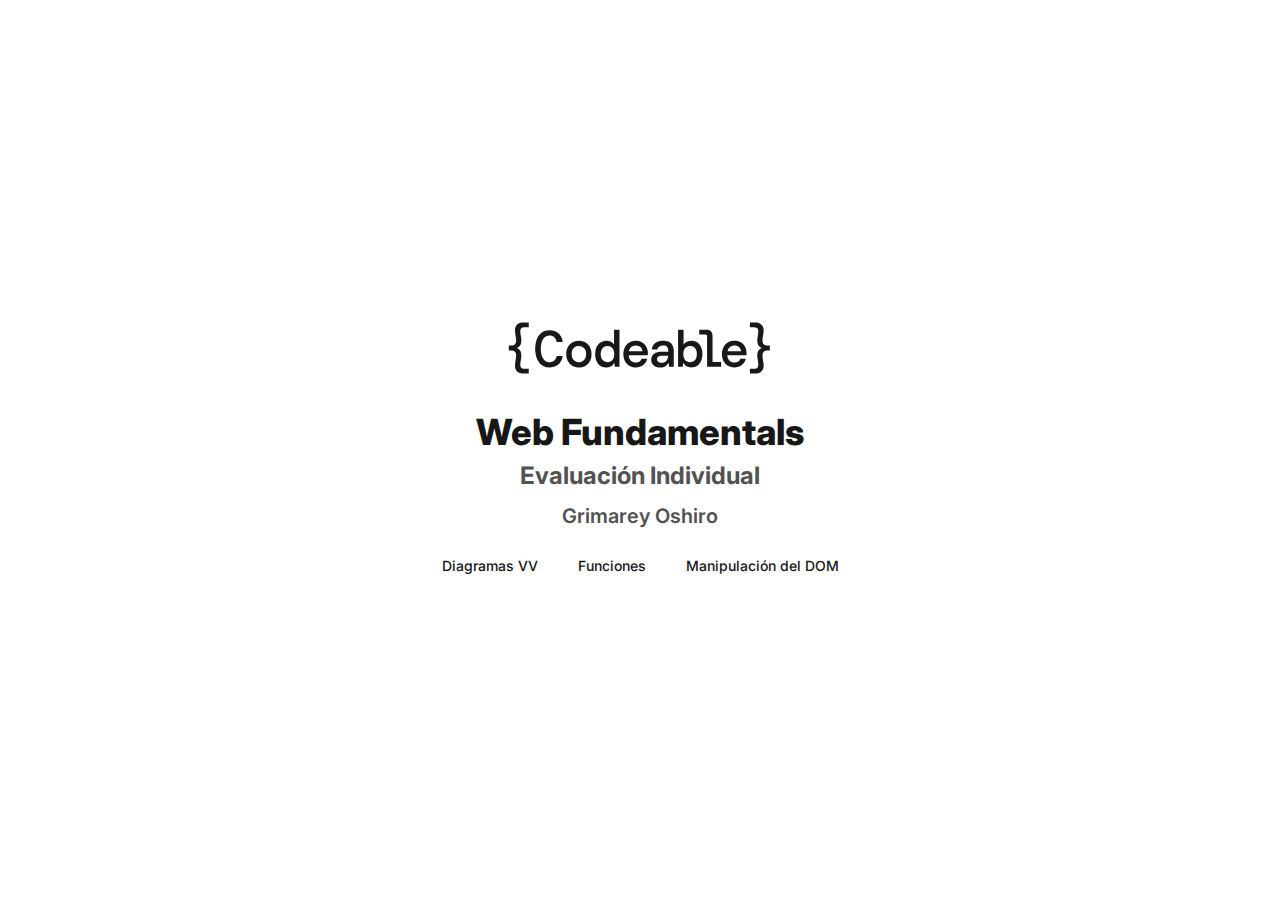
<file: {ca} Fundamentals Abril 2024 - EV Web Fundamentals/index.html>
<!DOCTYPE html>
<html lang="es">
  <head>
    <meta charset="UTF-8" />
    <meta name="viewport" content="width=device-width, initial-scale=1.0" />
    <title>Web Fundamentals Evaluation</title>
    <link rel="stylesheet" href="styles/index.css" />
  </head>
  <body>
    <main class="centered-content">
      <div class="container home">
        <img
          src="assets/images/codeable-logo.svg"
          alt="Codeable Logo"
          width="270"
          height="64"
          class="home__logo"
        />
        <h1 class="home__title">Web Fundamentals</h1>
        <h2 class="home__subtitle">Evaluación Individual</h2>
        <h3 class="home__name">Grimarey Oshiro</h3>
        <nav class="navigation">
          <ul>
            <li><a href="diagramas.html">Diagramas VV</a></li>
            <li><a href="funciones.html">Funciones</a></li>
            <li><a href="dom.html">Manipulación del DOM</a></li>
          </ul>
        </nav>
      </div>
    </main>
  </body>
</html>
</file>
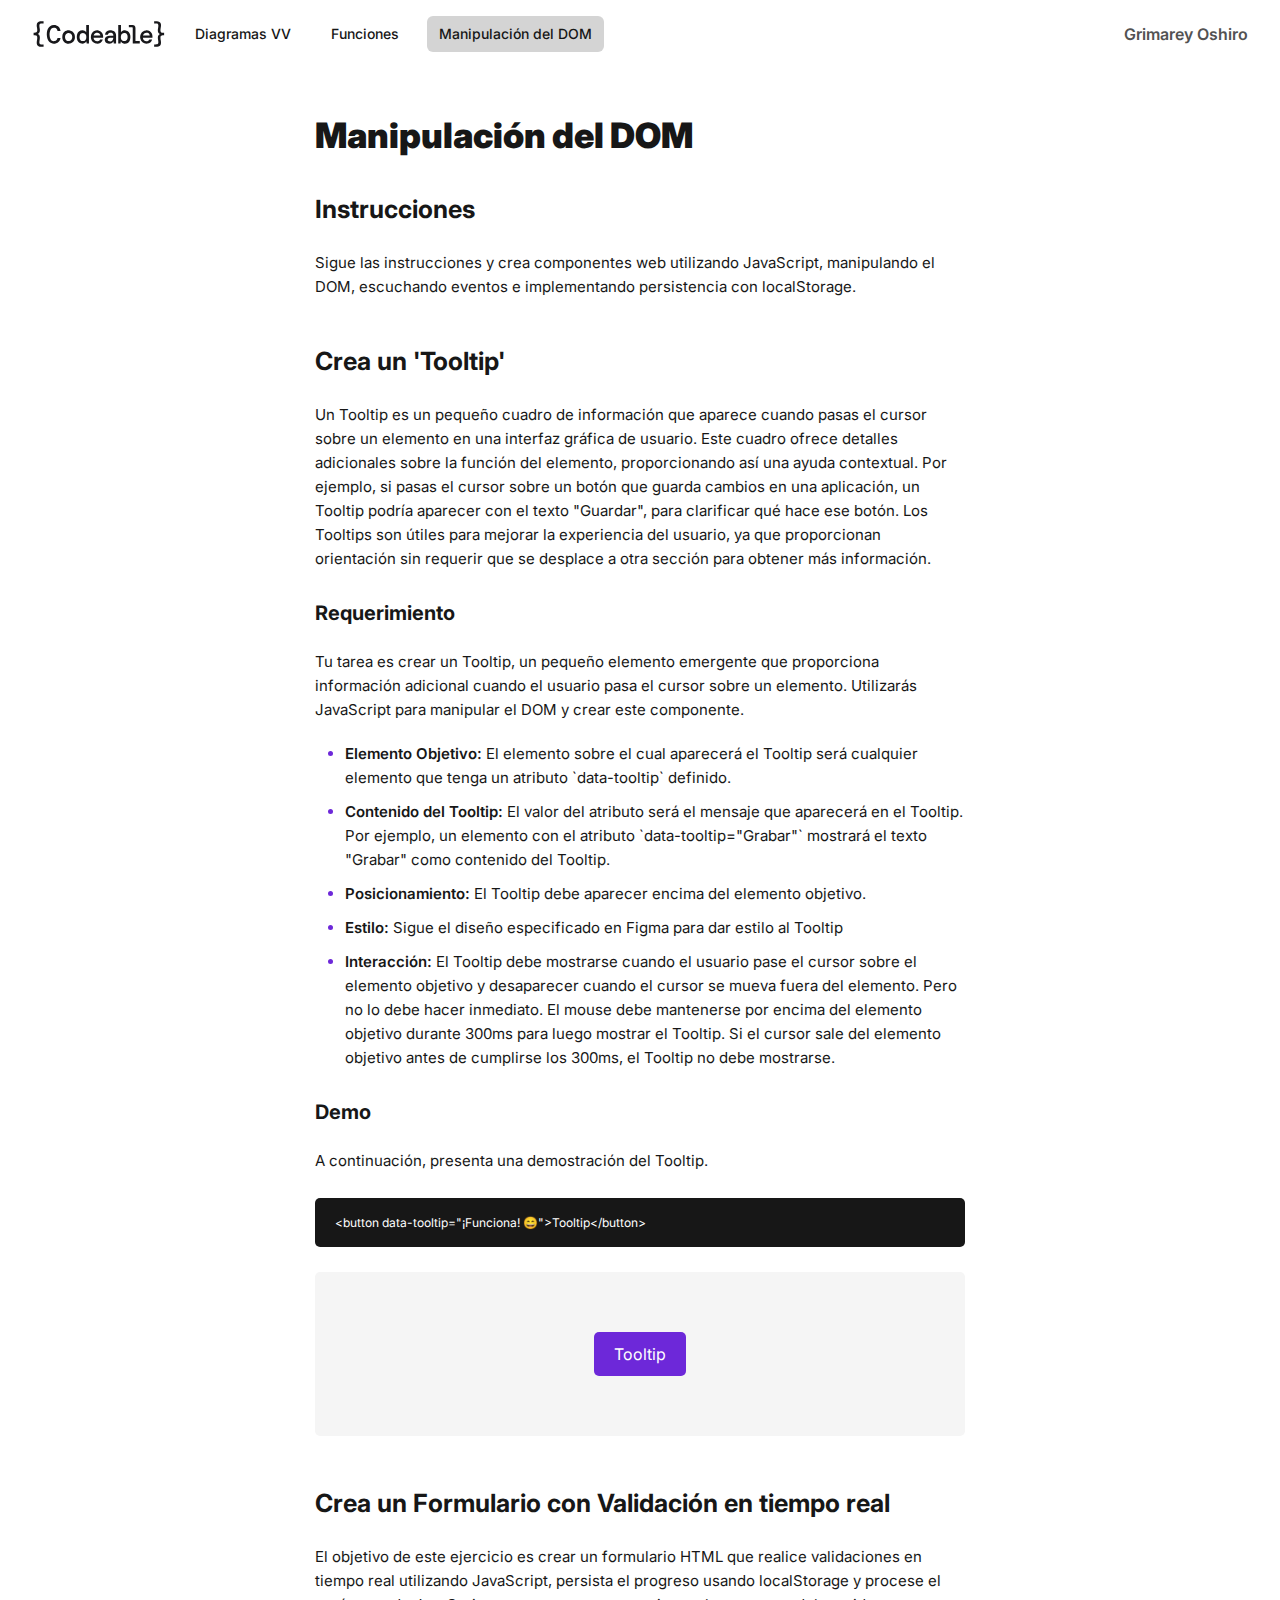
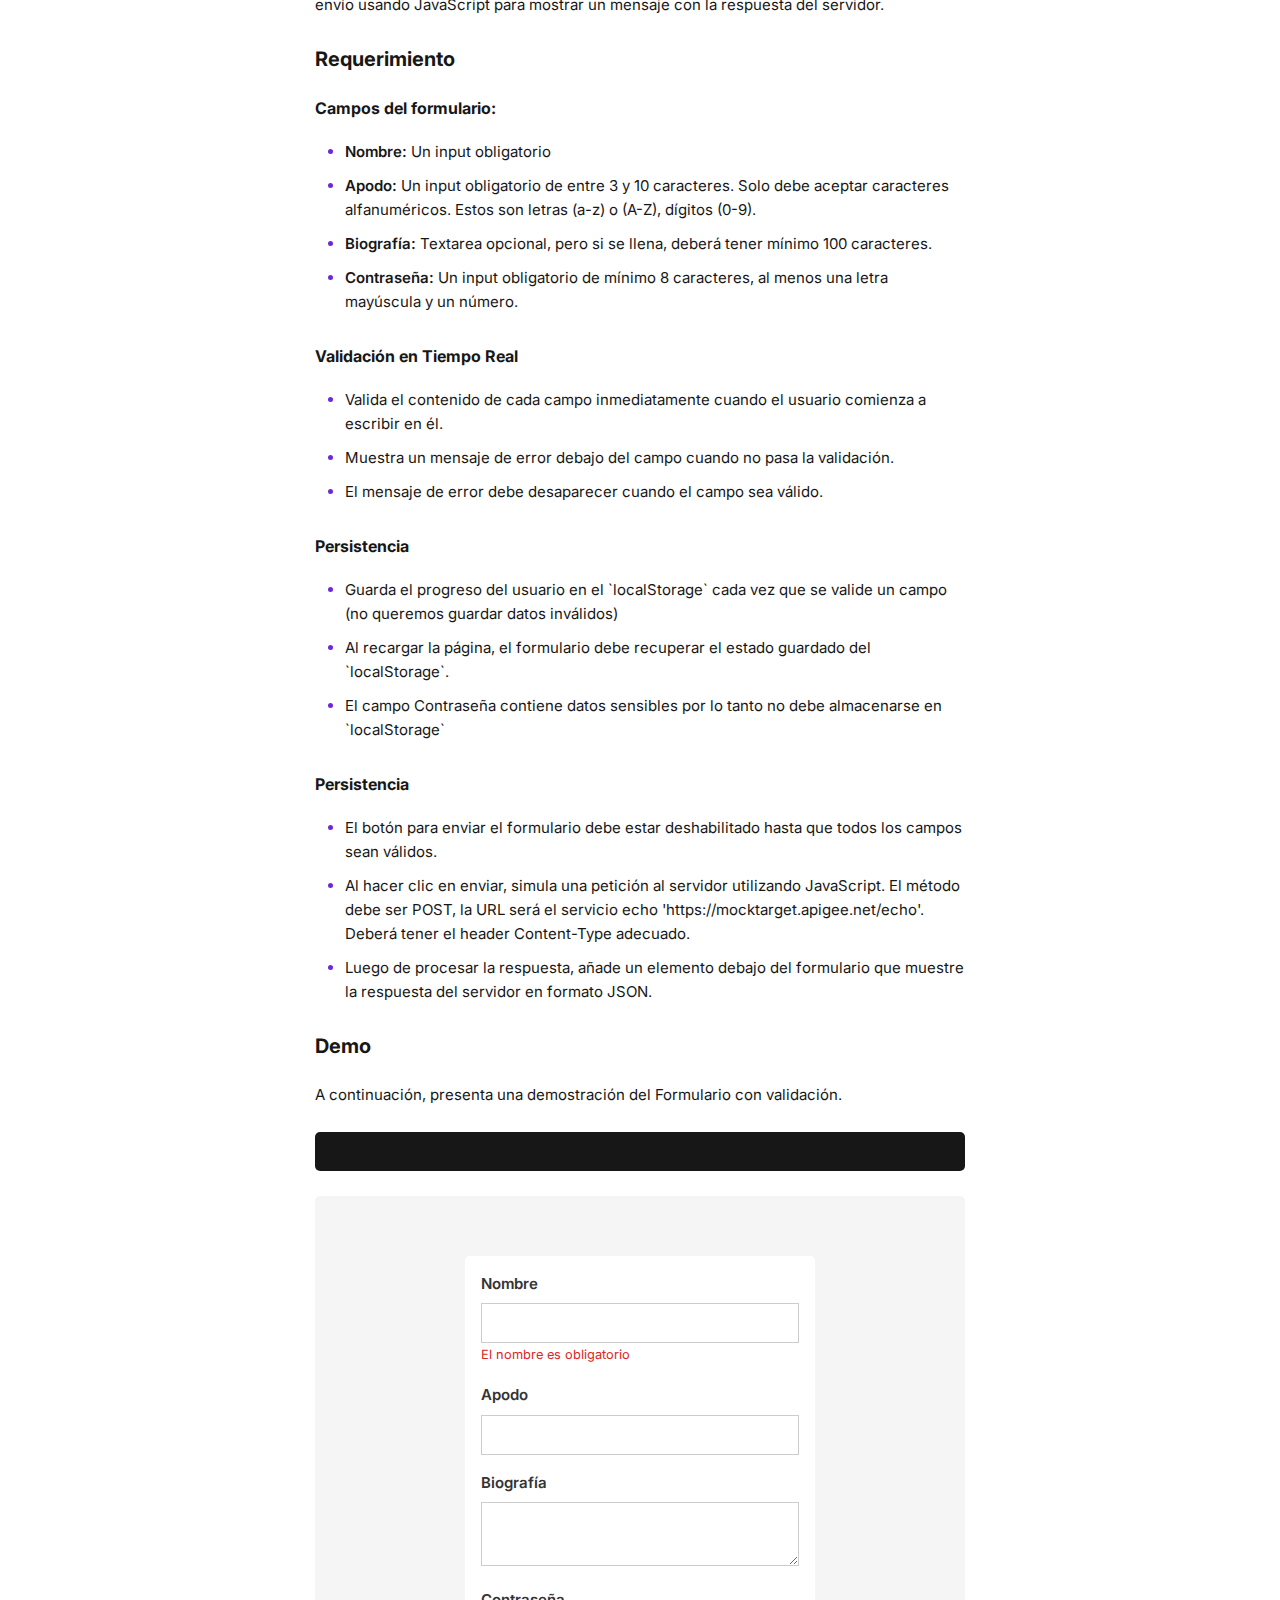
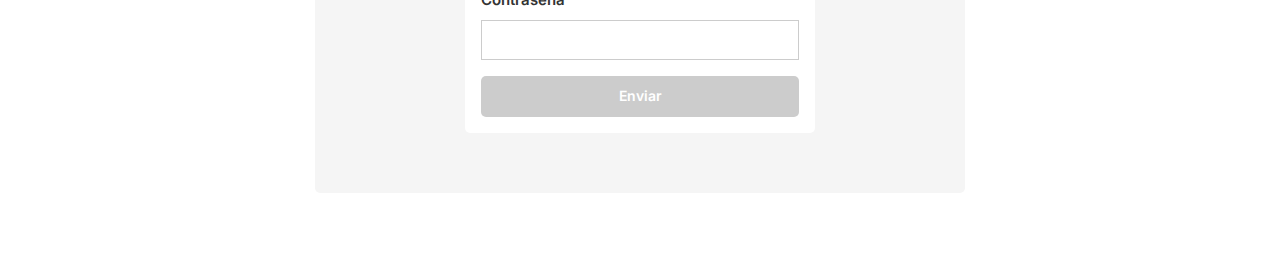
<file: {ca} Fundamentals Abril 2024 - EV Web Fundamentals/dom.html>
<!DOCTYPE html>
<html lang="es">

<head>
  <meta charset="UTF-8" />
  <meta name="viewport" content="width=device-width, initial-scale=1.0" />
  <title>Web Fundamentals Evaluation - Manipulación DOM</title>
  <link rel="stylesheet" href="styles/estilos.css" />
</head>

<body>
  <header class="header">
    <div class="container header__container">
      <a href="index.html">
        <img src="assets/images/codeable-logo-sm.svg" alt="codeable-logo" width="135" height="32"
          class="header__logo" />
      </a>
      <nav class="navigation">
        <ul>
          <li><a href="diagramas.html">Diagramas VV</a></li>
          <li><a href="funciones.html">Funciones</a></li>
          <li class="active"><a href="dom.html">Manipulación del DOM</a></li>
        </ul>
      </nav>
      <p class="header__name">Grimarey Oshiro</p>
    </div>
  </header>
  <main class="">
    <section class="contenedor">
      <div class="subcontenedor">
        <h1 class="titulo">Manipulación del DOM</h1>
        <h2 class="subtitulo">Instrucciones</h2>
        <p class="descripcion" style="padding-bottom: 20px;">Sigue las instrucciones y crea componentes web utilizando
          JavaScript, manipulando el DOM, escuchando eventos e implementando persistencia con localStorage.</p>
      </div>
      <div class="subcontenedor">
        <h2 class="subtitulo">Crea un 'Tooltip'</h2>
        <p class="descripcion">Un Tooltip es un pequeño cuadro de información que aparece cuando pasas el cursor sobre
          un elemento en una interfaz gráfica de usuario. Este cuadro ofrece detalles adicionales sobre la función del
          elemento, proporcionando así una ayuda contextual. Por ejemplo, si pasas el cursor sobre un botón que guarda
          cambios en una aplicación, un Tooltip podría aparecer con el texto "Guardar", para clarificar qué hace ese
          botón. Los Tooltips son útiles para mejorar la experiencia del usuario, ya que proporcionan orientación sin
          requerir que se desplace a otra sección para obtener más información.</p>
        <h3 class="temas" style="padding-top: 30px;">Requerimiento</h3>
        <p class="descripcion">Tu tarea es crear un Tooltip, un pequeño elemento emergente que proporciona información
          adicional cuando el usuario pasa el cursor sobre un elemento. Utilizarás JavaScript para manipular el DOM y
          crear este componente.</p>
        <ul class="lista">
          <li class="elemento"><span class="negrita">Elemento Objetivo:</span> El elemento sobre el cual aparecerá el
            Tooltip será cualquier elemento que tenga un atributo `data-tooltip` definido.</li>
          <li class="elemento"><span class="negrita">Contenido del Tooltip:</span> El valor del atributo será el mensaje
            que aparecerá en el Tooltip. Por ejemplo, un elemento con el atributo `data-tooltip="Grabar"` mostrará el
            texto "Grabar" como contenido del Tooltip.</li>
          <li class="elemento"><span class="negrita">Posicionamiento:</span> El Tooltip debe aparecer encima del
            elemento objetivo.</li>
          <li class="elemento"><span class="negrita">Estilo:</span> Sigue el diseño especificado en Figma para dar
            estilo al Tooltip</li>
          <li class="elemento"><span class="negrita">Interacción:</span> El Tooltip debe mostrarse cuando el usuario
            pase el cursor sobre el elemento objetivo y desaparecer cuando el cursor se mueva fuera del elemento. Pero
            no lo debe hacer inmediato. El mouse debe mantenerse por encima del elemento objetivo durante 300ms para
            luego mostrar el Tooltip. Si el cursor sale del elemento objetivo antes de cumplirse los 300ms, el Tooltip
            no debe mostrarse.</li>
        </ul>
        <h3 class="temas">Demo</h3>
        <p class="descripcion">A continuación, presenta una demostración del Tooltip.</p>
        <div class="estructura">
          <div>&lt;button data-tooltip="¡Funciona! 😄"&gt;Tooltip&lt;/button&gt;</div>
        </div>
        <div class="contenido_demo">
          <button data-tooltip="¡Funciona! 😄" class="tooltip-btn">Tooltip</button>
          <script src="tooltip.js"></script>
        </div>
      </div>
      <div class="subcontenedor">
        <h2 class="subtitulo">Crea un Formulario con Validación en tiempo real</h2>
        <p class="descripcion">El objetivo de este ejercicio es crear un formulario HTML que realice validaciones en
          tiempo real utilizando JavaScript, persista el progreso usando localStorage y procese el envío usando
          JavaScript para mostrar un mensaje con la respuesta del servidor.</p>
        <h3 class="temas" style="padding-top: 30px;">Requerimiento</h3>
        <h4 class="subtemas">Campos del formulario:</h4>
        <ul class="lista">
          <li class="elemento"><span class="negrita">Nombre:</span> Un input obligatorio</li>
          <li class="elemento"><span class="negrita">Apodo:</span> Un input obligatorio de entre 3 y 10 caracteres. Solo
            debe aceptar caracteres alfanuméricos. Estos son letras (a-z) o (A-Z), dígitos (0-9).</li>
          <li class="elemento"><span class="negrita">Biografía:</span> Textarea opcional, pero si se llena, deberá tener
            mínimo 100 caracteres.</li>
          <li class="elemento"><span class="negrita">Contraseña:</span> Un input obligatorio de mínimo 8 caracteres, al
            menos una letra mayúscula y un número.</li>
        </ul>
        <h4 class="subtemas">Validación en Tiempo Real</h4>
        <ul class="lista">
          <li class="elemento">Valida el contenido de cada campo inmediatamente cuando el usuario comienza a escribir en
            él.</li>
          <li class="elemento">Muestra un mensaje de error debajo del campo cuando no pasa la validación.</li>
          <li class="elemento">El mensaje de error debe desaparecer cuando el campo sea válido.</li>
        </ul>
        <h4 class="subtemas">Persistencia</h4>
        <ul class="lista">
          <li class="elemento">Guarda el progreso del usuario en el `localStorage` cada vez que se valide un campo (no
            queremos guardar datos inválidos)</li>
          <li class="elemento">Al recargar la página, el formulario debe recuperar el estado guardado del
            `localStorage`.</li>
          <li class="elemento">El campo Contraseña contiene datos sensibles por lo tanto no debe almacenarse en
            `localStorage`</li>
        </ul>
        <h4 class="subtemas">Persistencia</h4>
        <ul class="lista">
          <li class="elemento">El botón para enviar el formulario debe estar deshabilitado hasta que todos los campos
            sean válidos.</li>
          <li class="elemento">Al hacer clic en enviar, simula una petición al servidor utilizando JavaScript. El método
            debe ser POST, la URL será el servicio echo '​https://mocktarget.apigee.net/echo'. Deberá tener el header
            Content-Type adecuado.</li>
          <li class="elemento">Luego de procesar la respuesta, añade un elemento debajo del formulario que muestre la
            respuesta del servidor en formato JSON.</li>
        </ul>
        <h3 class="temas">Demo</h3>
        <p class="descripcion">A continuación, presenta una demostración del Formulario con validación.</p>
        <div class="estructura">
          <div><!-- código del formulario aquí --></div>
        </div>
        <div class="contenido_demo">
          <div class="contenedor_formulario">
            <form id="userForm" class="formulario">
              <div class="contenedor_campos">
                <label for="nombre">Nombre</label>
                <input type="text" class="campo" id="nombre" name="nombre" required>
                <span class="error" id="nombreError"></span>
              </div>
              <div class="contenedor_campos">
                <label for="apodo">Apodo</label>
                <input type="text" class="campo" id="apodo" name="apodo" required pattern="[a-zA-Z0-9]{3,10}">
                <span class="error" id="apodoError">Entre 3 y 10 caracteres alfanuméricos</span>
              </div>
              <div class="contenedor_campos">
                <label for="biografia">Biografía</label>
                <textarea class="campo" id="biografia" name="biografia"></textarea>
                <span class="error" id="biografiaError">Mínimo 100 caracteres</span>
              </div>
              <div class="contenedor_campos">
                <label for="contrasena">Contraseña</label>
                <input type="password" class="campo" id="contrasena" name="contrasena" required>
                <span class="error" id="contrasenaError">Mínimo 8 caracteres, al menos una letra mayúscula y un
                  número</span>
              </div>
              <button type="submit" class="boton_formulario" id="submitButton" disabled>Enviar</button>
            </form>
            <div id="serverResponse" class="respuesta">
              <pre><code id="responseCode"></code></pre>
            </div>
            <script src="formulario.js"></script>
          </div>
        </div>
    </section>
  </main>
</body>

</html>
</file>
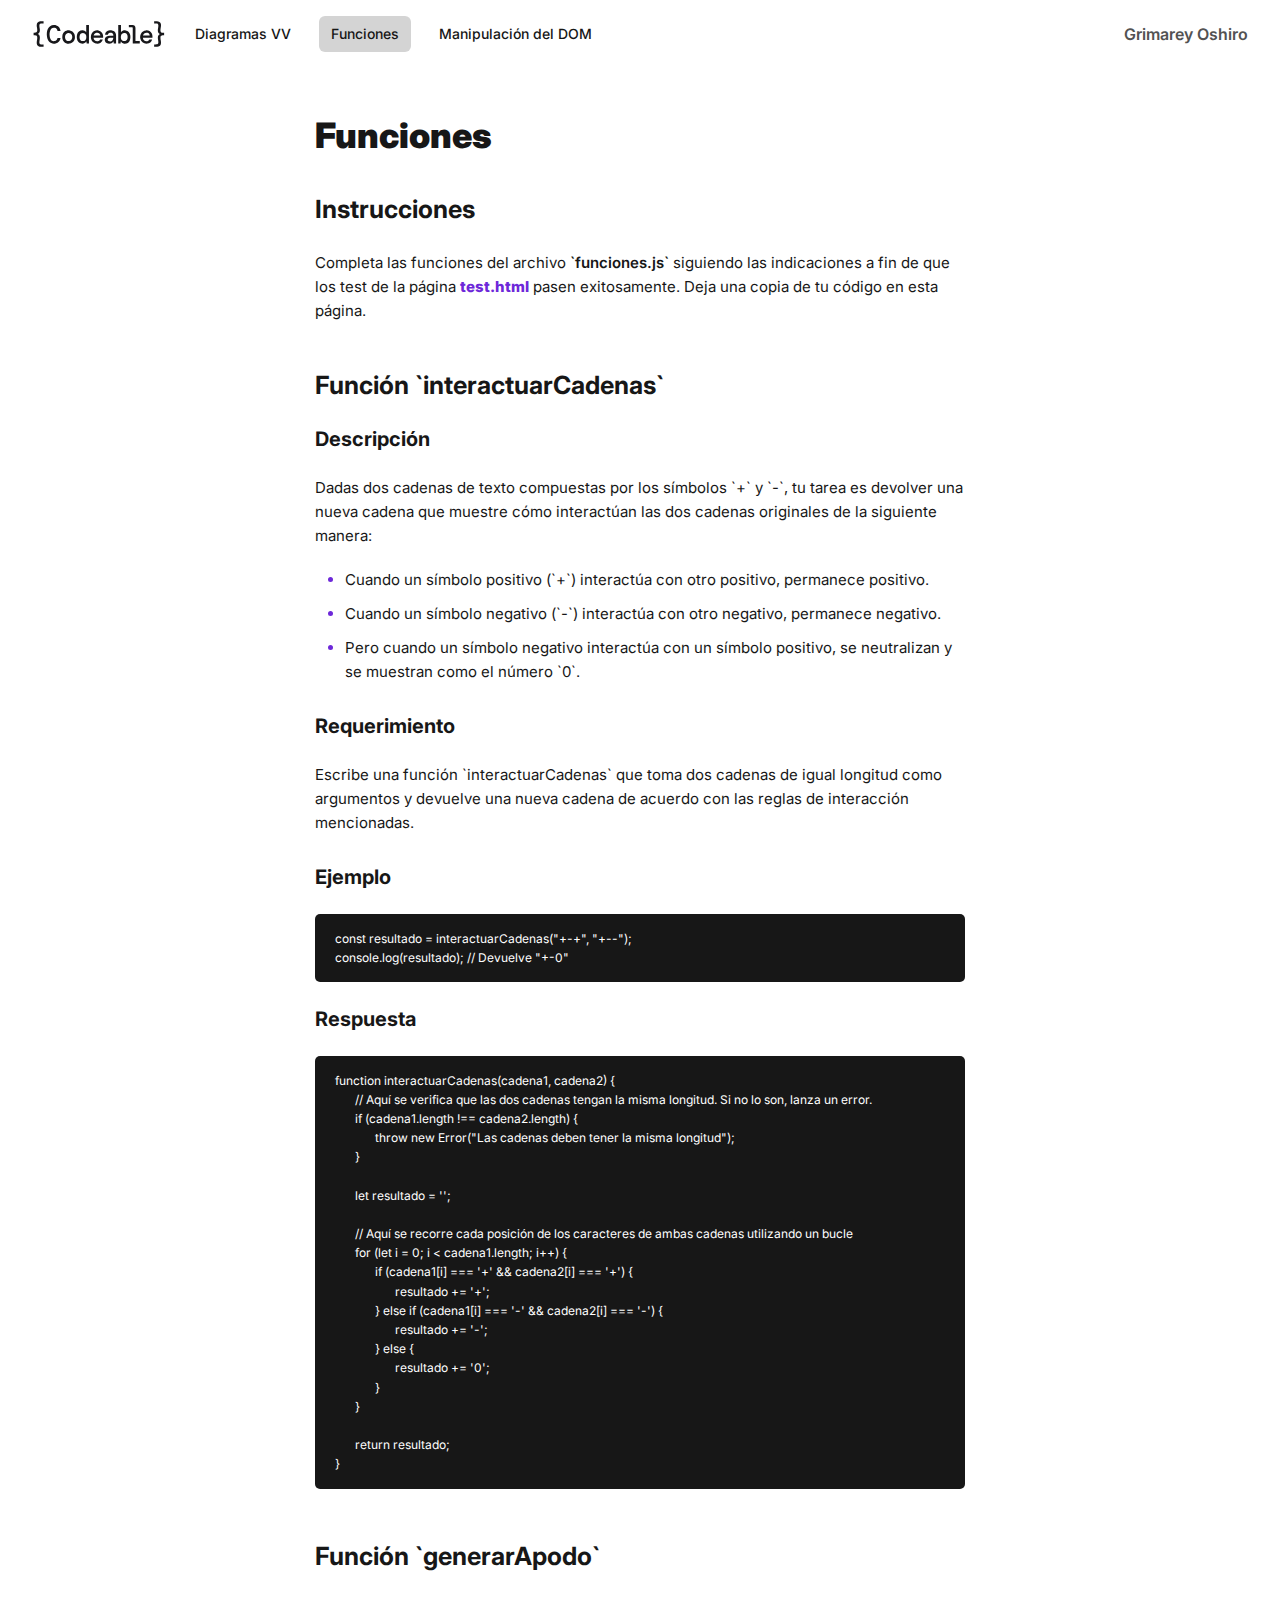
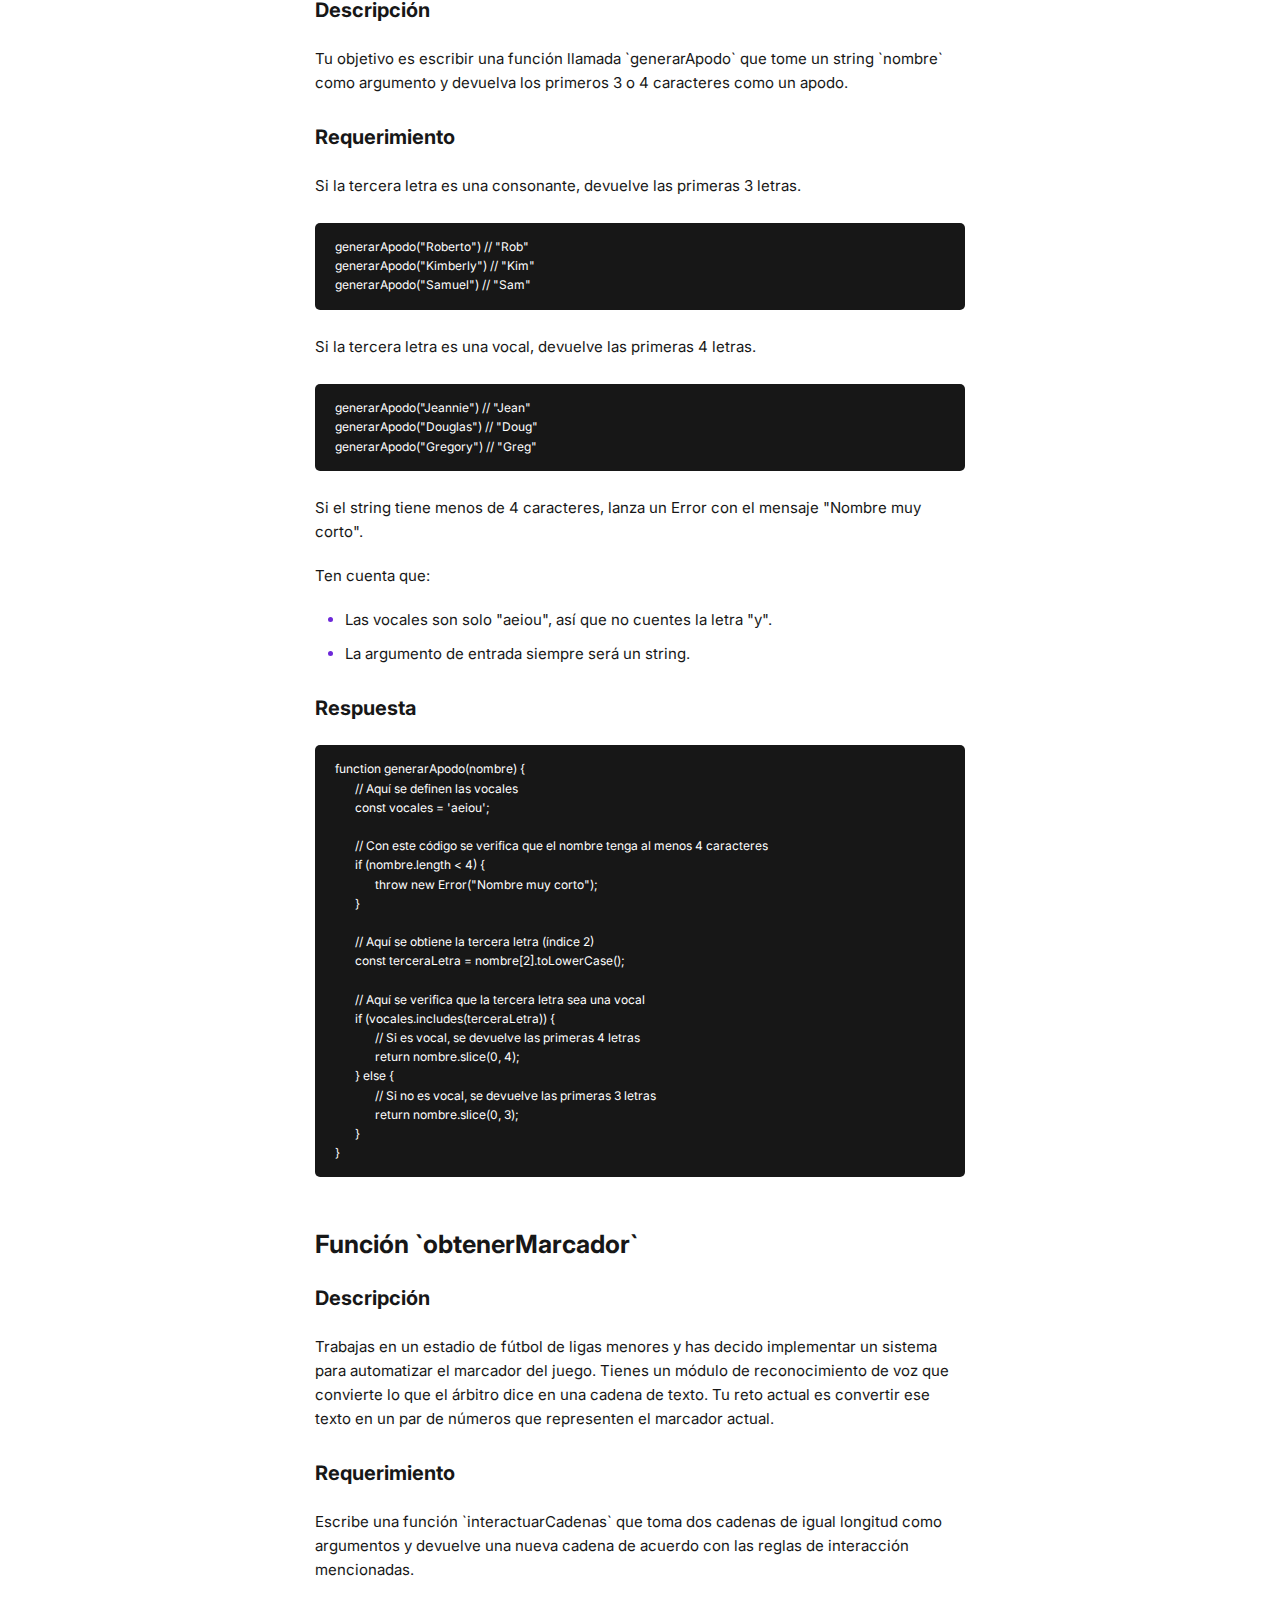
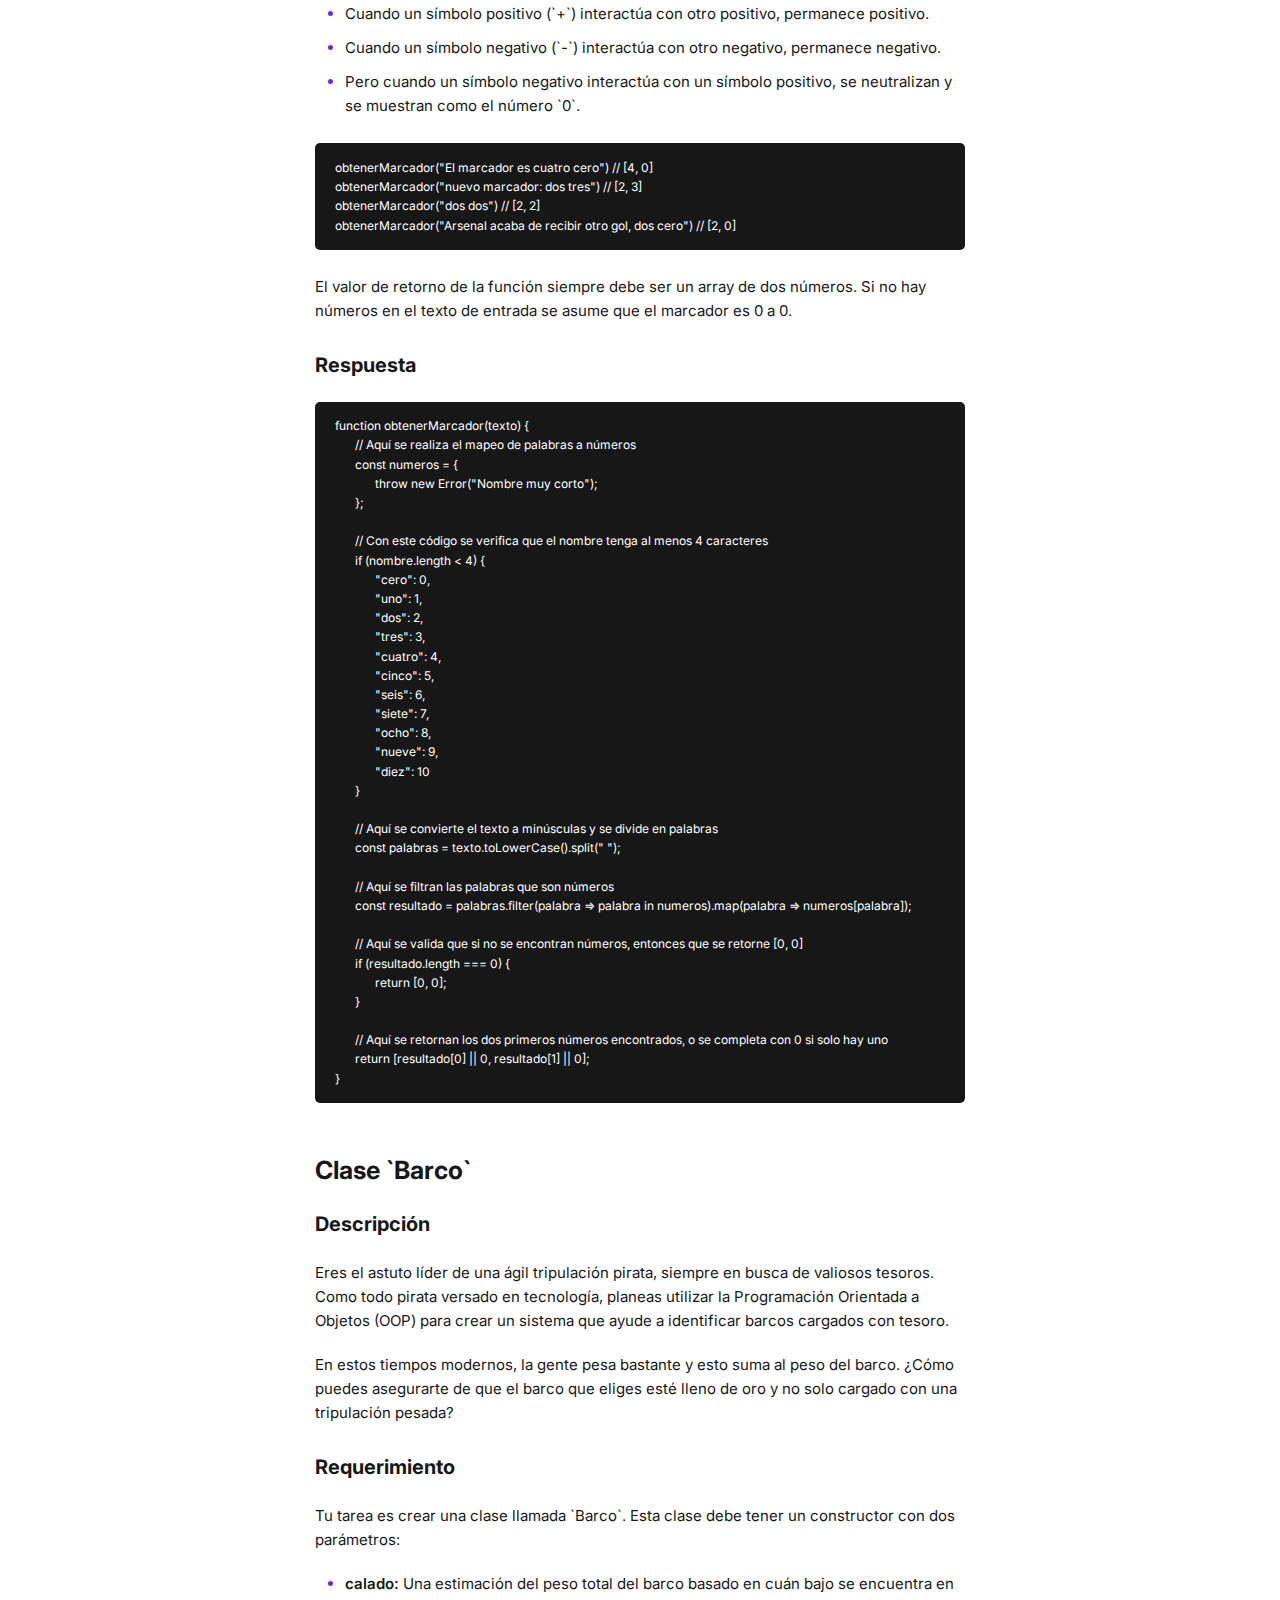
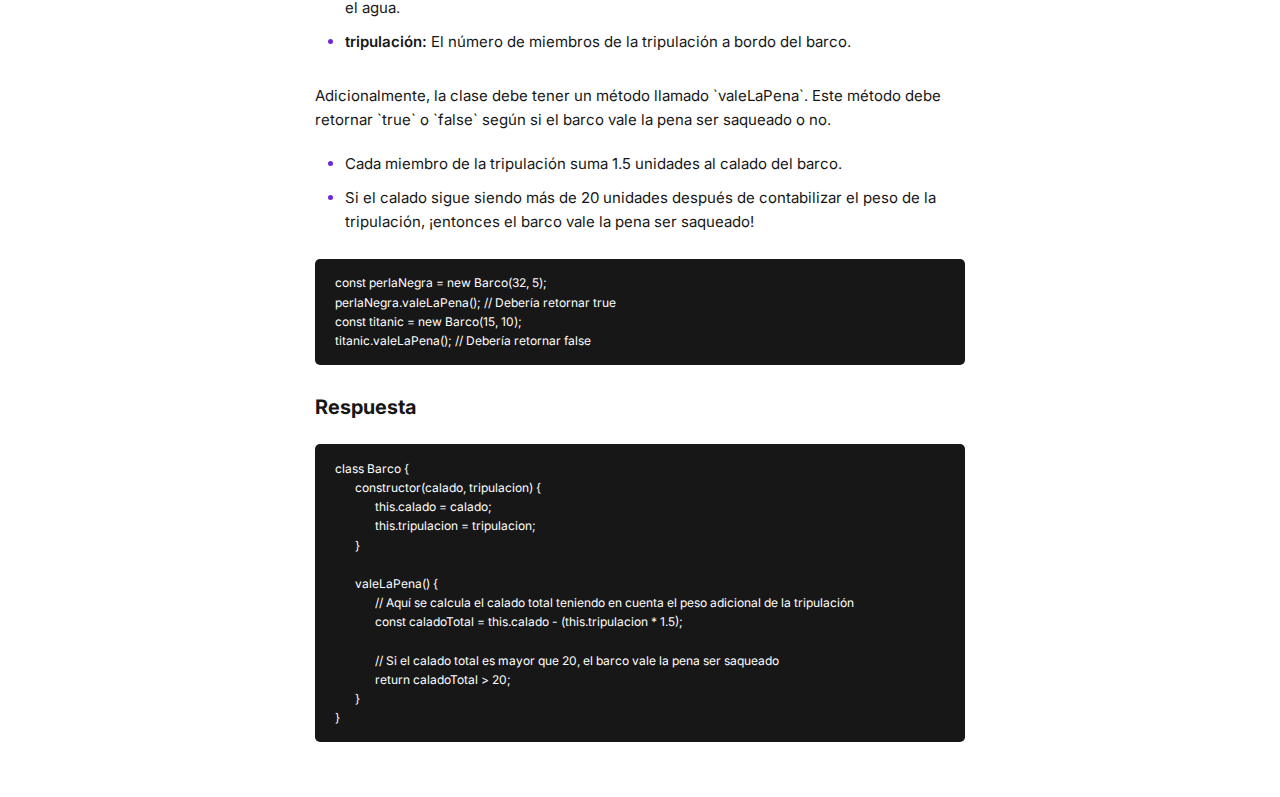
<file: {ca} Fundamentals Abril 2024 - EV Web Fundamentals/funciones.html>
<!DOCTYPE html>
<html lang="es">

<head>
  <meta charset="UTF-8" />
  <meta name="viewport" content="width=device-width, initial-scale=1.0" />
  <title>Web Fundamentals Evaluation - Funciones</title>
  <link rel="stylesheet" href="styles/estilos.css" />
</head>

<body>
  <header class="header">
    <div class="container header__container">
      <a href="index.html">
        <img src="assets/images/codeable-logo-sm.svg" alt="codeable-logo" width="135" height="32"
          class="header__logo" />
      </a>
      <nav class="navigation">
        <ul>
          <li><a href="diagramas.html">Diagramas VV</a></li>
          <li class="active"><a href="funciones.html">Funciones</a></li>
          <li><a href="dom.html">Manipulación del DOM</a></li>
        </ul>
      </nav>
      <p class="header__name">Grimarey Oshiro</p>
    </div>
  </header>
  <main class="">
    <section class="contenedor">
      <div class="subcontenedor">
        <h1 class="titulo">Funciones</h1>
        <h2 class="subtitulo">Instrucciones</h2>
        <p class="descripcion" style="padding-bottom: 20px;">Completa las funciones del archivo <span
            class="negrita">`funciones.js`</span> siguiendo las indicaciones a fin de que los test de la página <a
            href="test.html" class="test">test.html</a> pasen exitosamente. Deja una copia de tu código en esta página.
        </p>
      </div>
      <div class="subcontenedor">
        <h2 class="subtitulo">Función `interactuarCadenas`</h2>
        <h3 class="temas">Descripción</h3>
        <p class="descripcion">Dadas dos cadenas de texto compuestas por los símbolos `+` y `-`, tu tarea es devolver
          una nueva cadena que muestre cómo interactúan las dos cadenas originales de la siguiente manera:</p>
        <ul class="lista">
          <li class="elemento">Cuando un símbolo positivo (`+`) interactúa con otro positivo, permanece positivo.</li>
          <li class="elemento">Cuando un símbolo negativo (`-`) interactúa con otro negativo, permanece negativo.</li>
          <li class="elemento">Pero cuando un símbolo negativo interactúa con un símbolo positivo, se neutralizan y se
            muestran como el número `0`.</li>
        </ul>
        <h3 class="temas">Requerimiento</h3>
        <p class="descripcion">Escribe una función `interactuarCadenas` que toma dos cadenas de igual longitud como
          argumentos y devuelve una nueva cadena de acuerdo con las reglas de interacción mencionadas.</p>
        <h3 class="temas2">Ejemplo</h3>
        <div class="estructura">
          <div>const resultado = interactuarCadenas("+-+", "+--");</div>
          <div>console.log(resultado); // Devuelve "+-0"</div>
        </div>
        <h3 class="temas2" style="padding-top: 0;">Respuesta</h3>
        <div class="estructura">
          <div>function interactuarCadenas(cadena1, cadena2) {</div>
          <div class="datos">// Aquí se verifica que las dos cadenas tengan la misma longitud. Si no lo son, lanza un error.</div>
          <div class="datos">if (cadena1.length !== cadena2.length) {</div>
          <div class="datos_secundarios">throw new Error("Las cadenas deben tener la misma longitud");</div>
          <div class="datos">}</div>
          <br>
          <div class="datos">let resultado = '';</div>
          <br>
          <div class="datos">// Aquí se recorre cada posición de los caracteres de ambas cadenas utilizando un bucle
          </div>
          <div class="datos">for (let i = 0; i < cadena1.length; i++) {</div>
          <div class="datos_secundarios">if (cadena1[i] === '+' && cadena2[i] === '+') {</div>
          <div class="datos_terciarios">resultado += '+';</div>
          <div class="datos_secundarios">} else if (cadena1[i] === '-' && cadena2[i] === '-') {</div>
          <div class="datos_terciarios">resultado += '-';</div>
          <div class="datos_secundarios">} else {</div>
          <div class="datos_terciarios">resultado += '0';</div>
          <div class="datos_secundarios">}</div>
          <div class="datos">}</div>
          <br>
          <div class="datos">return resultado;</div>
          <div>}</div>
        </div>
      </div>
      <div class="subcontenedor">
        <h2 class="subtitulo">Función `generarApodo`</h2>
        <h3 class="temas">Descripción</h3>
        <p class="descripcion" style="padding-bottom: 30px;">Tu objetivo es escribir una función llamada
          `generarApodo`
          que tome un string `nombre`
          como argumento y devuelva los primeros 3 o 4 caracteres como un apodo.</p>
        <h3 class="temas">Requerimiento</h3>
        <p class="descripcion">Si la tercera letra es una consonante, devuelve las primeras 3 letras.</p>
        <div class="estructura">
          <div>generarApodo("Roberto") // "Rob"</div>
          <div>generarApodo("Kimberly") // "Kim"</div>
          <div>generarApodo("Samuel") // "Sam"</div>
        </div>
        <p class="descripcion">Si la tercera letra es una vocal, devuelve las primeras 4 letras.</p>
        <div class="estructura">
          <div>generarApodo("Jeannie") // "Jean"</div>
          <div>generarApodo("Douglas") // "Doug"</div>
          <div>generarApodo("Gregory") // "Greg"</div>
        </div>
        <p class="descripcion" style="padding-bottom: 20px;">Si el string tiene menos de 4 caracteres, lanza un Error
          con el mensaje "Nombre muy corto".</p>
        <p class="descripcion">Ten cuenta que:</p>
        <ul class="lista">
          <li class="elemento">Las vocales son solo "aeiou", así que no cuentes la letra "y".</li>
          <li class="elemento">La argumento de entrada siempre será un string.</li>
        </ul>
        <h3 class="temas2" style="padding-top: 0;">Respuesta</h3>
        <div class="estructura">
          <div>function generarApodo(nombre) {</div>
          <div class="datos">// Aquí se definen las vocales</div>
          <div class="datos">const vocales = 'aeiou';</div>
          <br>
          <div class="datos">// Con este código se verifica que el nombre tenga al menos 4 caracteres</div>
          <div class="datos">if (nombre.length < 4) {</div>
          <div class="datos_secundarios">throw new Error("Nombre muy corto");</div>
          <div class="datos">}</div>
          <br>
          <div class="datos">// Aquí se obtiene la tercera letra (índice 2)</div>
          <div class="datos">const terceraLetra = nombre[2].toLowerCase();</div>
          <br>
          <div class="datos">// Aquí se verifica que la tercera letra sea una vocal</div>
          <div class="datos">if (vocales.includes(terceraLetra)) {</div>
          <div class="datos_secundarios">// Si es vocal, se devuelve las primeras 4 letras</div>
          <div class="datos_secundarios">return nombre.slice(0, 4);</div>
          <div class="datos">} else {</div>
          <div class="datos_secundarios">// Si no es vocal, se devuelve las primeras 3 letras</div>
          <div class="datos_secundarios">return nombre.slice(0, 3);</div>
          <div class="datos">}</div>
          <div>}</div>
        </div>
      </div>
      <div class="subcontenedor">
        <h2 class="subtitulo">Función `obtenerMarcador`</h2>
        <h3 class="temas">Descripción</h3>
        <p class="descripcion">Trabajas en un estadio de fútbol de ligas menores y has decido implementar un sistema
          para automatizar el marcador del juego. Tienes un módulo de reconocimiento de voz que convierte lo que el
          árbitro dice en una cadena de texto. Tu reto actual es convertir ese texto en un par de números que
          representen el marcador actual.</p>
        <h3 class="temas" style="padding-top: 30px;">Requerimiento</h3>
        <p class="descripcion">Escribe una función `interactuarCadenas` que toma dos cadenas de igual longitud como
          argumentos y devuelve una nueva cadena de acuerdo con las reglas de interacción mencionadas.</p>
        <ul class="lista" style="padding-bottom: 0;">
          <li class="elemento">Cuando un símbolo positivo (`+`) interactúa con otro positivo, permanece positivo.</li>
          <li class="elemento">Cuando un símbolo negativo (`-`) interactúa con otro negativo, permanece negativo.</li>
          <li class="elemento">Pero cuando un símbolo negativo interactúa con un símbolo positivo, se neutralizan y se
            muestran como el número `0`.</li>
        </ul>
        <div class="estructura">
          <div>obtenerMarcador("El marcador es cuatro cero") // [4, 0]</div>
          <div>obtenerMarcador("nuevo marcador: dos tres") // [2, 3]</div>
          <div>obtenerMarcador("dos dos") // [2, 2]</div>
          <div>obtenerMarcador("Arsenal acaba de recibir otro gol, dos cero") // [2, 0]</div>
        </div>
        <p class="descripcion">El valor de retorno de la función siempre debe ser un array de dos números. Si no hay
          números en el texto de entrada se asume que el marcador es 0 a 0.</p>
        <h3 class="temas2">Respuesta</h3>
        <div class="estructura">
          <div>function obtenerMarcador(texto) {</div>
          <div class="datos">// Aquí se realiza el mapeo de palabras a números</div>
          <div class="datos">const numeros = {</div>
          <div class="datos_secundarios">throw new Error("Nombre muy corto");</div>
          <div class="datos">};</div>
          <br>
          <div class="datos">// Con este código se verifica que el nombre tenga al menos 4 caracteres</div>
          <div class="datos">if (nombre.length < 4) {</div>
          <div class="datos_secundarios">"cero": 0,</div>
          <div class="datos_secundarios">"uno": 1,</div>
          <div class="datos_secundarios">"dos": 2,</div>
          <div class="datos_secundarios">"tres": 3,</div>
          <div class="datos_secundarios">"cuatro": 4,</div>
          <div class="datos_secundarios">"cinco": 5,</div>
          <div class="datos_secundarios">"seis": 6,</div>
          <div class="datos_secundarios">"siete": 7,</div>
          <div class="datos_secundarios">"ocho": 8,</div>
          <div class="datos_secundarios">"nueve": 9,</div>
          <div class="datos_secundarios">"diez": 10</div>
          <div class="datos">}</div>
          <br>
          <div class="datos">// Aquí se convierte el texto a minúsculas y se divide en palabras</div>
          <div class="datos">const palabras = texto.toLowerCase().split(" ");</div>
          <br>
          <div class="datos">// Aquí se filtran las palabras que son números</div>
          <div class="datos">const resultado = palabras.filter(palabra => palabra in numeros).map(palabra => numeros[palabra]);</div>
          <br>
          <div class="datos">// Aquí se valida que si no se encontran números, entonces que se retorne [0, 0]</div>
          <div class="datos">if (resultado.length === 0) {</div>
          <div class="datos_secundarios">return [0, 0];</div>
          <div class="datos">}</div>
          <br>
          <div class="datos">// Aquí se retornan los dos primeros números encontrados, o se completa con 0 si solo hay uno</div>
          <div class="datos">return [resultado[0] || 0, resultado[1] || 0];</div>
          <div>}</div>
        </div>
      </div>
      <div class="subcontenedor">
        <h2 class="subtitulo">Clase `Barco`</h2>
        <h3 class="temas">Descripción</h3>
        <p class="descripcion" style="padding-bottom: 20px;">Eres el astuto líder de una ágil tripulación pirata,
          siempre en busca de valiosos
          tesoros. Como todo pirata versado en tecnología, planeas utilizar la Programación Orientada a Objetos (OOP)
          para crear un sistema que ayude a identificar barcos cargados con tesoro.</p>
        <p class="descripcion">En estos tiempos modernos, la gente pesa bastante y esto suma al peso del barco. ¿Cómo
          puedes asegurarte de que el barco que eliges esté lleno de oro y no solo cargado con una tripulación pesada?
        </p>
        <h3 class="temas" style="padding-top: 30px;">Requerimiento</h3>
        <p class="descripcion">Tu tarea es crear una clase llamada `Barco`. Esta clase debe tener un constructor con
          dos
          parámetros:</p>
        <ul class="lista">
          <li class="elemento"><span class="negrita">calado:</span> Una estimación del peso total del barco basado en
            cuán bajo se encuentra en el agua.</li>
          <li class="elemento"><span class="negrita">tripulación:</span> El número de miembros de la tripulación a
            bordo
            del barco.</li>
        </ul>
        <p class="descripcion">Adicionalmente, la clase debe tener un método llamado `valeLaPena`. Este método debe
          retornar `true` o `false` según si el barco vale la pena ser saqueado o no.</p>
        <ul class="lista" style="padding-bottom: 0;">
          <li class="elemento">Cada miembro de la tripulación suma 1.5 unidades al calado del barco.</li>
          <li class="elemento">Si el calado sigue siendo más de 20 unidades después de contabilizar el peso de la
            tripulación, ¡entonces el barco vale la pena ser saqueado!</li>
        </ul>
        <div class="estructura" style="margin-bottom: 0;">
          <div>const perlaNegra = new Barco(32, 5);</div>
          <div>perlaNegra.valeLaPena(); // Debería retornar true</div>
          <div>const titanic = new Barco(15, 10);</div>
          <div>titanic.valeLaPena(); // Debería retornar false</div>
        </div>
        <h3 class="temas2">Respuesta</h3>
        <div class="estructura" style="margin-bottom: 0;">
          <div>class Barco {</div>
          <div class="datos">constructor(calado, tripulacion) {</div>
          <div class="datos_secundarios">this.calado = calado;</div>
          <div class="datos_secundarios">this.tripulacion = tripulacion;</div>
          <div class="datos">}</div>
          <br>
          <div class="datos">valeLaPena() {</div>
          <div class="datos_secundarios">// Aquí se calcula el calado total teniendo en cuenta el peso adicional de la tripulación</div>
          <div class="datos_secundarios">const caladoTotal = this.calado - (this.tripulacion * 1.5);</div>
          <br>
          <div class="datos_secundarios">// Si el calado total es mayor que 20, el barco vale la pena ser saqueado</div>
          <div class="datos_secundarios">return caladoTotal > 20;</div>
          <div class="datos">}</div>
          <div>}</div>
        </div>
      </div>
    </section>
  </main>
</body>

</html>
</file>
<file: {ca} Fundamentals Abril 2024 - EV Web Fundamentals/styles/index.css>
@import url("https://fonts.googleapis.com/css2?family=Familjen+Grotesk:wght@500;600&family=Inter:wght@300;400;500;600;700&family=Source+Code+Pro:wght@400;500;600&display=swap");

/* 1. Settings */
@import url(1-settings/border.css);
@import url(1-settings/breakpoints.css);
@import url(1-settings/color.css);
@import url(1-settings/spacing.css);
@import url(1-settings/typography.css);
@import url(1-settings/width.css);

/* 2. Generic */
@import url(2-generic/reset.css);

/* 3. Elements */
@import url(3-elements/elements.css);

/* 4. Objects */
@import url(4-objects/objects.css);

/* 5. Components */

/* Atoms */
@import url(5-components/button.css);
@import url(5-components/link.css);

/* Molecules */
@import url(5-components/navigation.css);
@import url(5-components/home.css);
@import url(5-components/header.css);
/* @import url(5-components/header.css); */

/* Organisms */

/* 6. Utilities */
@import url(6-utilities/utilities.css);
</file>
<file: {ca} Fundamentals Abril 2024 - EV Web Fundamentals/styles/estilos.css>
@import url("https://fonts.googleapis.com/css2?family=Familjen+Grotesk:wght@500;600&family=Inter:wght@300;400;500;600;700&family=Source+Code+Pro:wght@400;500;600&display=swap");

/* 1. Settings */
@import url(1-settings/border.css);
@import url(1-settings/color.css);
@import url(1-settings/spacing.css);
@import url(1-settings/typography.css);
@import url(1-settings/width.css);

/* 2. Generic */
@import url(2-generic/reset.css);

/* 3. Elements */
@import url(3-elements/elements.css);

/* 4. Objects */
@import url(4-objects/objects.css);

/* 5. Components */

/* Atoms */
@import url(5-components/button.css);
@import url(5-components/link.css);

/* Molecules */
@import url(5-components/navigation.css);
@import url(5-components/header.css);
@import url(5-components/home.css);

/* 6. Utilities */
@import url(6-utilities/utilities.css);

main {
    width: 100%;
    display: flex;
    justify-content: center;
}

.contenedor {
    width: 95%;
    max-width: 1200px;
    display: flex;
    align-items: center;
    flex-direction: column;
    padding: 40px 0;
}

.subcontenedor {
    width: 60%;
    max-width: 650px;
    padding: 15px 0;
}

.titulo {
    font-size: 35px;
    font-weight: 900;
    padding-bottom: 50px;
}

.subtitulo {
    font-size: 25px;
    font-weight: 700;
    padding-bottom: 30px;
}

.temas {
    font-size: 20px;
    font-weight: 700;
    padding-bottom: 25px;
}

.temas2 {
    font-size: 20px;
    font-weight: 700;
    padding-top: 30px;
}

.subtemas {
    font-size: 16px;
    font-weight: 700;
}

.descripcion_img {
    font-size: 14px;
    padding-top: 10px;
}

.descripcion {
    font-size: 15px;
}

.negrita {
    font-weight: 600;
}

.test {
    text-decoration: none;
    color: #6D28D9;
    font-weight: 800;
}

.lista {
    list-style-type: disc;
    padding-top: 20px;
    padding-bottom: 20px;
    padding-left: 30px;
    font-size: 15px;
}

.lista li::marker {
    color: #6D28D9;
}

.elemento {
    margin-bottom: 10px;
    font-size: 1em;
}

.estructura {
    background-color: #171717;
    color: #FFFFFF;
    border-radius: 5px;
    padding: 10px 20px;
    white-space: pre-line;
    font-size: 12px;
    line-height: 0.8;
    margin: 25px 0;
}

.datos {
    margin-left: 20px;
}

.datos_secundarios {
    margin-left: 40px;
}

.datos_terciarios {
    margin-left: 60px;
}

form {
    padding-top: 25px;
    border-radius: 4px;
    font-weight: 600;
}

label {
    display: flex;
    align-items: center;
    font-size: 15px;
}

label input {
    margin-right: 10px;
}

.contenido_demo {
    background-color: #F5F5F5;
    color: #FFFFFF;
    border-radius: 5px;
    padding: 60px 0;
    margin: 25px 0;
    display: flex;
    justify-content: center;
}

.tooltip-btn {
    background-color: #6D28D9;
    color: white;
    border: none;
    padding: 10px 20px;
    font-size: 16px;
    border-radius: 5px;
    cursor: pointer;
    position: relative;
    /* Añadir esto para que el tooltip sea posicionado relativo al botón */
}

[data-tooltip] {
    position: relative;
    /* Para asegurar que el tooltip se posicione relativo al elemento */
    cursor: pointer;
    /* Opcional, si quieres cambiar el cursor */
}

.tooltip {
    visibility: hidden;
    width: 115px;
    background-color: #fff;
    color: #000;
    text-align: center;
    border-radius: 5px;
    padding: 8px 10px;
    position: absolute;
    z-index: 1;
    box-shadow: 0px 0px 10px rgba(0, 0, 0, 0.1);
    transition: opacity 0.3s;
    opacity: 0;
    font-size: 14px;
    transform: translateX(-50%);
    bottom: 100%;
    /* Posicionar el tooltip arriba del botón */
    left: 50%;
    margin-bottom: 10px;
    /* Ajustar el espacio entre el botón y el tooltip */
}

[data-tooltip]:hover .tooltip {
    visibility: visible;
    opacity: 1;
}

.contenedor_formulario {
    width: 100%;
}

.formulario {
    max-width: 350px;
    margin: auto;
    padding: 1em;
    background: #ffffff;
    border-radius: 5px;
}

.contenedor_campos {
    margin-bottom: 1em;
}

.contenedor_campos label {
    margin-bottom: .5em;
    color: #333333;
    display: block;
}

.campo {
    border: 1px solid #CCCCCC;
    padding: .5em;
    font-size: 14px;
    width: 100%;
    box-sizing: border-box;
    font-weight: 400;
}

.campo[type="textarea"] {
    resize: vertical;
    height: 100px;
    overflow-wrap: break-word;
    word-wrap: break-word;
}

.boton_formulario {
    width: 100%;
    padding: 0.6em;
    color: #fff;
    background-color: #6D28D9;
    border: none;
    border-radius: 5px;
    cursor: pointer;
    font-size: 14px;
}

.boton_formulario:disabled {
    background-color: #CCCCCC;
    cursor: not-allowed;
}

.error {
    color: #DC2626;
    font-size: 0.8em;
    font-weight: 400;
    display: none;
}

.respuesta {
    display: none;
    background-color: #FFFFFF;
    color: #000;
    padding: 15px;
    margin: 15px 15px 0 15px;
    border-radius: 5px;
    overflow-x: auto;
    overflow-wrap: break-word;
    word-wrap: break-word;
}

pre {
    white-space: pre-wrap;
    word-wrap: break-word;
}
</file>
